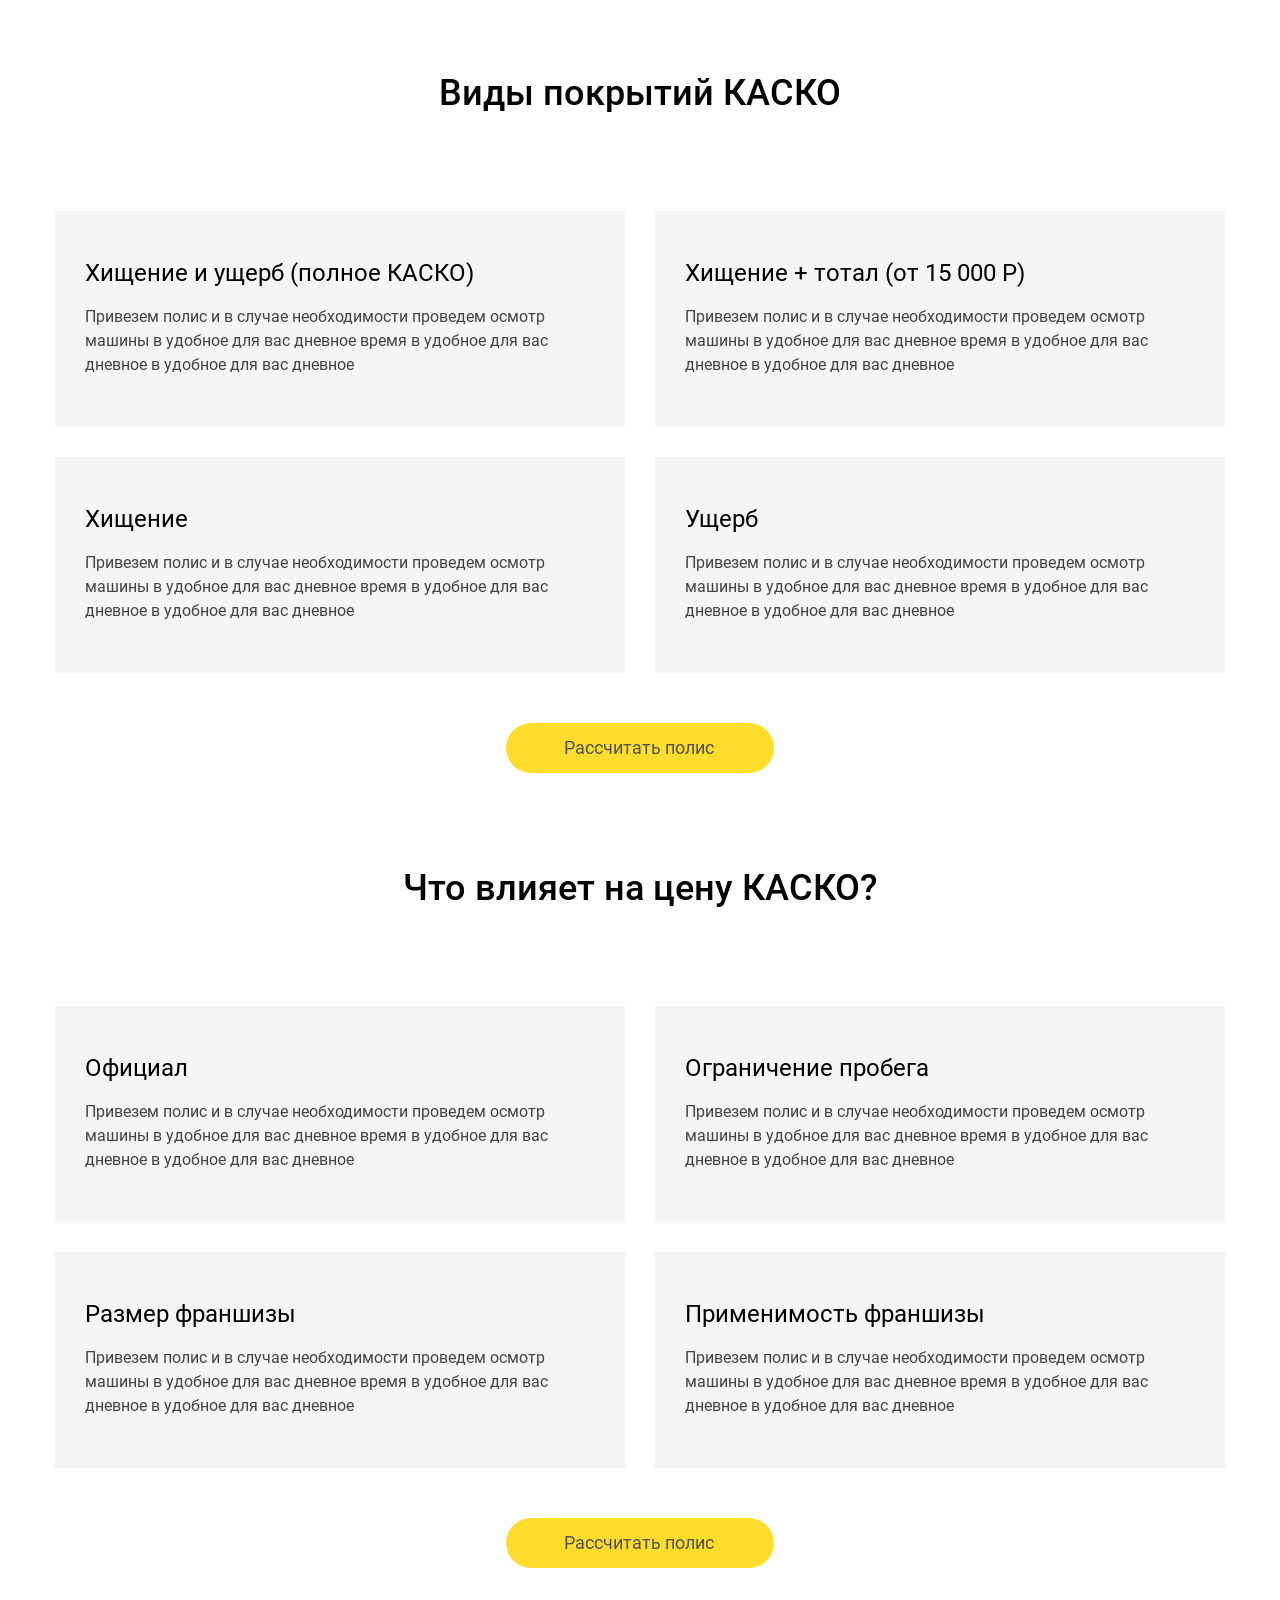
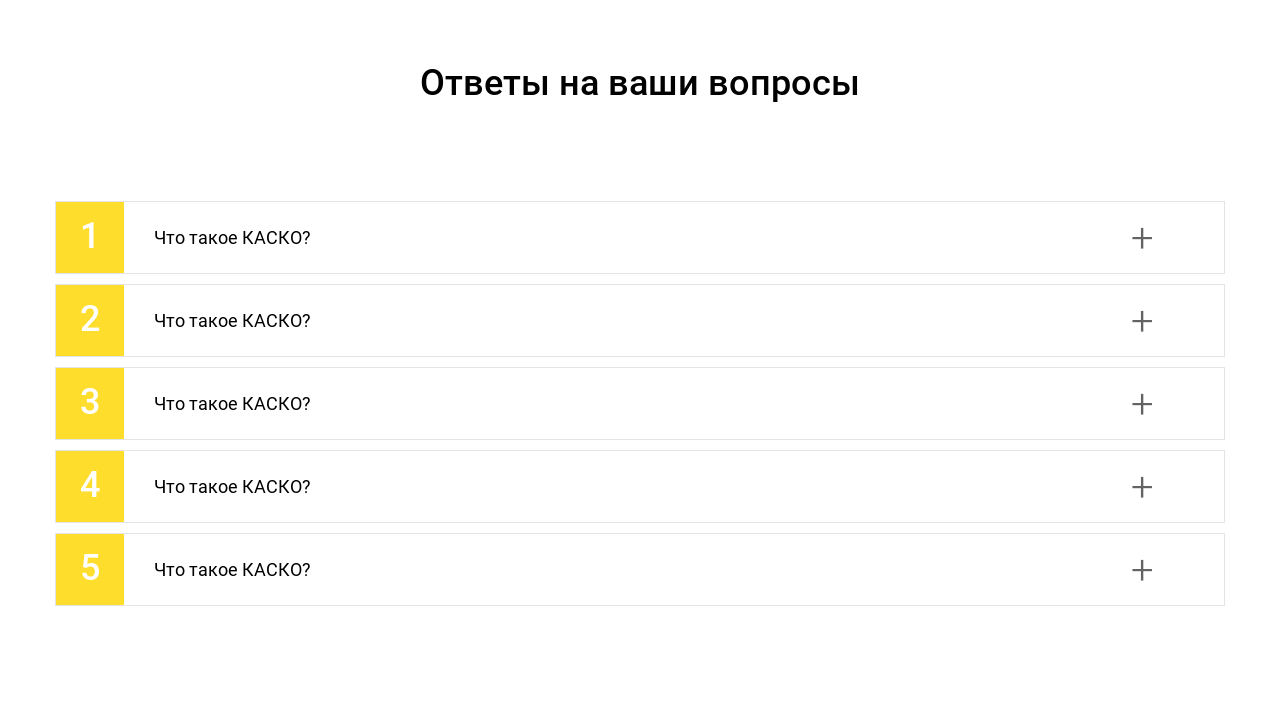
<file: casco/index.html>
<!doctype html>
<html lang="ru">
<head>
    <meta charset="UTF-8">
    <meta name="viewport"
          content="width=device-width, user-scalable=no, initial-scale=1.0, maximum-scale=1.0, minimum-scale=1.0">
    <meta http-equiv="X-UA-Compatible" content="ie=edge">
    <link rel="shortcut icon" href="favicon.ico" />
    <link rel="stylesheet" href="css/style.css" />
    <title>КАСКО</title>
</head>
<body>
<div class="wrapper">
    <header class="header">
        <div class="header__container">
            <h1 class="header__title visually-hidden">Виды покрытий КАСКО</h1>
        </div>
    </header>
    <main class="main">
        <section class="main__types-casco casco">
            <div class="casco__container">
                <h2 class="casco__title">Виды покрытий КАСКО</h2>
                <ul class="casco__items">
                    <li class="casco__item type-item">
                        <h3 class="type-item__title">Хищение и ущерб (полное КАСКО)</h3>
                        <div class="type-item__text">Привезем полис и в случае необходимости проведем осмотр машины в удобное для вас дневное время в удобное для вас дневное  в удобное для вас дневное </div>
                    </li>
                    <li class="casco__item type-item">
                        <h3 class="type-item__title">Хищение + тотал (от 15 000 Р)</h3>
                        <div class="type-item__text">Привезем полис и в случае необходимости проведем осмотр машины в удобное для вас дневное время в удобное для вас дневное  в удобное для вас дневное </div>
                    </li>
                    <li class="casco__item type-item">
                        <h3 class="type-item__title">Хищение</h3>
                        <div class="type-item__text">Привезем полис и в случае необходимости проведем осмотр машины в удобное для вас дневное время в удобное для вас дневное  в удобное для вас дневное </div>
                    </li>
                    <li class="casco__item type-item">
                        <h3 class="type-item__title">Ущерб</h3>
                        <div class="type-item__text">Привезем полис и в случае необходимости проведем осмотр машины в удобное для вас дневное время в удобное для вас дневное  в удобное для вас дневное </div>
                    </li>
                </ul>
                <button class="casco__button-calculation" type="button">Рассчитать полис</button>
            </div>
        </section>
        <section class="main__price-casco casco">
            <div class="casco__container">
                <h2 class="casco__title">Что влияет на цену КАСКО?</h2>
                <ul class="casco__items">
                    <li class="casco__item type-item">
                        <h3 class="type-item__title">Официал</h3>
                        <div class="type-item__text">Привезем полис и в случае необходимости проведем осмотр машины в удобное для вас дневное время в удобное для вас дневное  в удобное для вас дневное </div>
                    </li>
                    <li class="casco__item type-item">
                        <h3 class="type-item__title">Ограничение пробега</h3>
                        <div class="type-item__text">Привезем полис и в случае необходимости проведем осмотр машины в удобное для вас дневное время в удобное для вас дневное  в удобное для вас дневное </div>
                    </li>
                    <li class="casco__item type-item">
                        <h3 class="type-item__title">Размер франшизы</h3>
                        <div class="type-item__text">Привезем полис и в случае необходимости проведем осмотр машины в удобное для вас дневное время в удобное для вас дневное  в удобное для вас дневное </div>
                    </li>
                    <li class="casco__item type-item">
                        <h3 class="type-item__title">Применимость франшизы</h3>
                        <div class="type-item__text">Привезем полис и в случае необходимости проведем осмотр машины в удобное для вас дневное время в удобное для вас дневное  в удобное для вас дневное </div>
                    </li>
                </ul>
                <button class="casco__button-calculation" type="button">Рассчитать полис</button>
            </div>
        </section>
        <section class="main__answers answers">
            <div class="answers__container">
                <h2 class="answers__title">Ответы на ваши вопросы</h2>
                <div class="accordion">
                    <div class="accordion__item">
                        <div class="accordion__number answer-style">1</div>
                        <div class="accordion__answer answer-style">Ответ</div>
                        <div class="accordion__main">
                            <button type="button" class="accordion__header">
                                <span class="accordion__title">Что такое КАСКО?</span>
                                <span class="accordion__icon"></span>
                            </button>
                            <div class="accordion__body">Привезем полис и в случае необходимости проведем осмотр машины в удобное для вас дневное время в удобное для вас дневное  в удобное для вас дневное Привезем полис и в случае необходимости проведем осмотр машины в удобное для вас дневное время в удобное для вас дневное  в удобное для вас дневное Привезем полис и в случае необходимости проведем осмотр машины в удобное для вас дневное время в удобное для вас дневное  в удобное для вас дневное Привезем полис и в случае необходимости проведем осмотр машины в удобное для вас дневное время в удобное для вас дневное  в удобное для вас дневное </div>
                        </div>
                    </div>
                    <div class="accordion__item">
                        <div class="accordion__number answer-style">2</div>
                        <div class="accordion__answer answer-style">Ответ</div>
                        <div class="accordion__main">
                            <button type="button" class="accordion__header">
                                <span class="accordion__title">Что такое КАСКО?</span>
                                <span class="accordion__icon"></span>
                            </button>
                            <div class="accordion__body">Привезем полис и в случае необходимости проведем осмотр машины в удобное для вас дневное время в удобное для вас дневное  в удобное для вас дневное Привезем полис и в случае необходимости проведем осмотр машины в удобное для вас дневное время в удобное для вас дневное  в удобное для вас дневное Привезем полис и в случае необходимости проведем осмотр машины в удобное для вас дневное время в удобное для вас дневное  в удобное для вас дневное Привезем полис и в случае необходимости проведем осмотр машины в удобное для вас дневное время в удобное для вас дневное  в удобное для вас дневное </div>
                        </div>
                    </div>
                    <div class="accordion__item">
                        <div class="accordion__number answer-style">3</div>
                        <div class="accordion__answer answer-style">Ответ</div>
                        <div class="accordion__main">
                            <button type="button" class="accordion__header">
                                <span class="accordion__title">Что такое КАСКО?</span>
                                <span class="accordion__icon"></span>
                            </button>
                            <div class="accordion__body">Привезем полис и в случае необходимости проведем осмотр машины в удобное для вас дневное время в удобное для вас дневное  в удобное для вас дневное Привезем полис и в случае необходимости проведем осмотр машины в удобное для вас дневное время в удобное для вас дневное  в удобное для вас дневное Привезем полис и в случае необходимости проведем осмотр машины в удобное для вас дневное время в удобное для вас дневное  в удобное для вас дневное Привезем полис и в случае необходимости проведем осмотр машины в удобное для вас дневное время в удобное для вас дневное  в удобное для вас дневное </div>
                        </div>
                    </div>
                    <div class="accordion__item">
                        <div class="accordion__number answer-style">4</div>
                        <div class="accordion__answer answer-style">Ответ</div>
                        <div class="accordion__main">
                            <button type="button" class="accordion__header">
                                <span class="accordion__title">Что такое КАСКО?</span>
                                <span class="accordion__icon"></span>
                            </button>
                            <div class="accordion__body">Привезем полис и в случае необходимости проведем осмотр машины в удобное для вас дневное время в удобное для вас дневное  в удобное для вас дневное Привезем полис и в случае необходимости проведем осмотр машины в удобное для вас дневное время в удобное для вас дневное  в удобное для вас дневное Привезем полис и в случае необходимости проведем осмотр машины в удобное для вас дневное время в удобное для вас дневное  в удобное для вас дневное Привезем полис и в случае необходимости проведем осмотр машины в удобное для вас дневное время в удобное для вас дневное  в удобное для вас дневное </div>
                        </div>
                    </div>
                    <div class="accordion__item">
                        <div class="accordion__number answer-style">5</div>
                        <div class="accordion__answer answer-style">Ответ</div>
                        <div class="accordion__main">
                            <button type="button" class="accordion__header">
                                <span class="accordion__title">Что такое КАСКО?</span>
                                <span class="accordion__icon"></span>
                            </button>
                            <div class="accordion__body">Привезем полис и в случае необходимости проведем осмотр машины в удобное для вас дневное время в удобное для вас дневное  в удобное для вас дневное Привезем полис и в случае необходимости проведем осмотр машины в удобное для вас дневное время в удобное для вас дневное  в удобное для вас дневное Привезем полис и в случае необходимости проведем осмотр машины в удобное для вас дневное время в удобное для вас дневное  в удобное для вас дневное Привезем полис и в случае необходимости проведем осмотр машины в удобное для вас дневное время в удобное для вас дневное  в удобное для вас дневное </div>
                        </div>
                    </div>
                </div>
            </div>
        </section>
    </main>
    <footer class="footer">
        <div class="footer__container"></div>
    </footer>
</div>
<script src="js/script.js"></script>
</body>
</html>
</file>
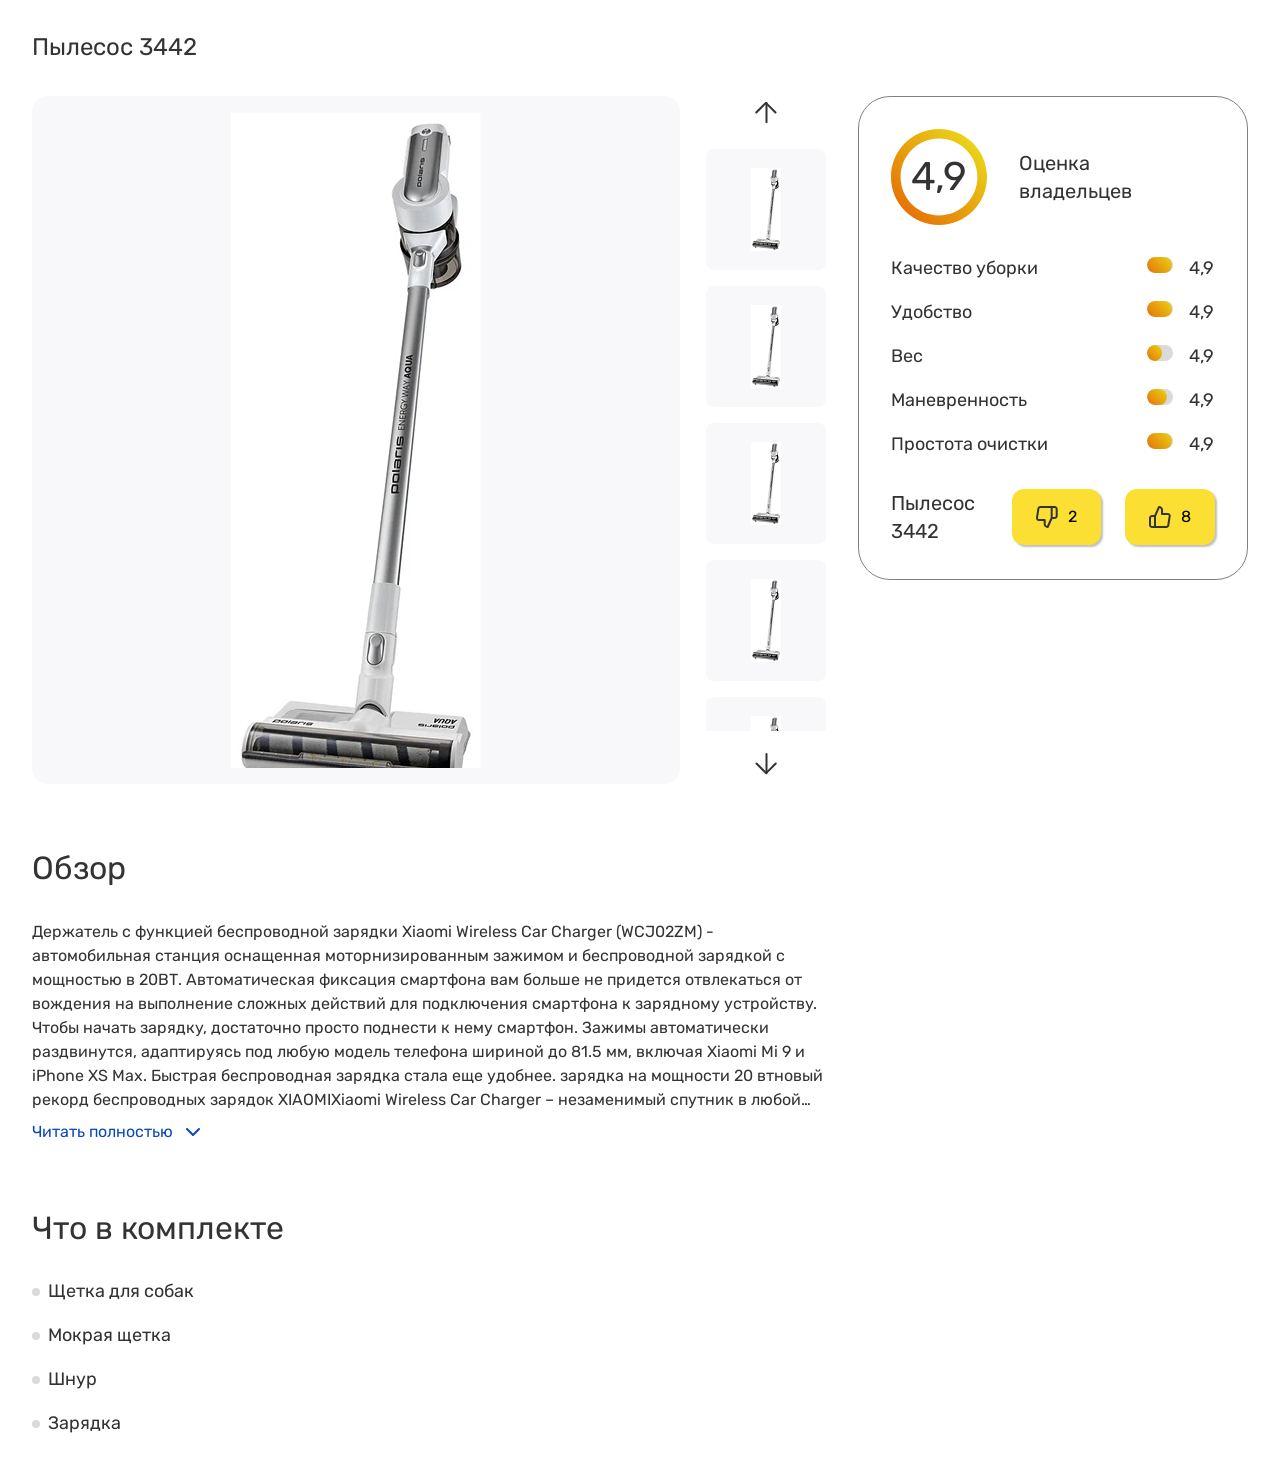
<file: hoover/index.html>
<!doctype html>
<html lang="ru">
<head>
    <meta charset="UTF-8">
    <meta name="viewport"
          content="width=device-width, user-scalable=no, initial-scale=1.0, maximum-scale=1.0, minimum-scale=1.0">
    <meta http-equiv="X-UA-Compatible" content="ie=edge">
    <link rel="shortcut icon" href="favicon.ico" />
    <link rel="stylesheet" href="css/style.css" />
    <title>Пылесос</title>
</head>
<body>
<div class="wrapper">
    <header class="header">
        <h1 class="header__title visually-hidden">Пылесос 3442</h1>
    </header>
    <main class="main">
        <div class="main__wrapper">
            <section class="main__score buy-score">
                <h2 class="buy-score__title">Пылесос 3442</h2>
                <div class="buy-score__body">
                    <div class="buy-score__image">
                        <div class="buy-score__img">
                            <img class="image-hoover" src="./img/hoover_big.png" alt="Hoover">
                        </div>
                        <div class="buy-score__slider slider">
                            <button type="button" class="slider__button slider__button_prev" aria-label="Прокрутить вверх">
                                <svg width="33" height="33" viewBox="0 0 33 33" fill="none" xmlns="http://www.w3.org/2000/svg">
                                    <path d="M16.5 26.125L16.5 6.875" stroke="#333333" stroke-width="2" stroke-linecap="round" stroke-linejoin="round" />
                                    <path d="M6.25 16.5L15.875 6.875L25.5 16.5" stroke="#333333" stroke-width="2" stroke-linecap="round" stroke-linejoin="round" />
                                </svg>
                            </button>
                            <div class="slider__viewport">
                                <div class="slider__track">
                                    <div class="slider__slide">
                                        <img class="slider__image" src="./img/hoover_small.png" alt="Пылесос 1">
                                    </div>
                                    <div class="slider__slide">
                                        <img class="slider__image" src="./img/hoover_small.png" alt="Пылесос 1">
                                    </div>
                                    <div class="slider__slide">
                                        <img class="slider__image" src="./img/hoover_small.png" alt="Пылесос 1">
                                    </div>
                                    <div class="slider__slide">
                                        <img class="slider__image" src="./img/hoover_small.png" alt="Пылесос 1">
                                    </div>
                                    <div class="slider__slide">
                                        <img class="slider__image" src="./img/hoover_small.png" alt="Пылесос 1">
                                    </div>
                                    <div class="slider__slide">
                                        <img class="slider__image" src="./img/hoover_small.png" alt="Пылесос 1">
                                    </div>
                                    <div class="slider__slide">
                                        <img class="slider__image" src="./img/hoover_small.png" alt="Пылесос 1">
                                    </div>
                                    <div class="slider__slide">
                                        <img class="slider__image" src="./img/hoover_small.png" alt="Пылесос 1">
                                    </div>
                                </div>
                            </div>
                            <button type="button" class="slider__button slider__button_next" aria-label="Прокрутить вниз">
                                <svg width="33" height="33" viewBox="0 0 33 33" fill="none" xmlns="http://www.w3.org/2000/svg">
                                    <path d="M16.5 6.875L16.5 26.125" stroke="#333333" stroke-width="2" stroke-linecap="round" stroke-linejoin="round" />
                                    <path d="M25.75 16.5L16.125 26.125L6.5 16.5" stroke="#333333" stroke-width="2" stroke-linecap="round" stroke-linejoin="round" />
                                </svg>
                            </button>
                        </div>
                    </div>
                    <div class="buy-score__score rating-card">
                        <div class="rating-card__summary">
                            <div class="rating-card__score">
                                <div class="rating-card__score-value">4,9</div>
                                <svg class="rating-card__score-ring" width="96" height="96" viewBox="0 0 96 96" fill="none" xmlns="http://www.w3.org/2000/svg">
                                    <path d="M96 48C96 74.5097 74.5097 96 48 96C21.4903 96 0 74.5097 0 48C0 21.4903 21.4903 0 48 0C74.5097 0 96 21.4903 96 48ZM9.6 48C9.6 69.2077 26.7923 86.4 48 86.4C69.2077 86.4 86.4 69.2077 86.4 48C86.4 26.7923 69.2077 9.6 48 9.6C26.7923 9.6 9.6 26.7923 9.6 48Z" fill="url(#paint0_linear_4_73)" />
                                    <defs>
                                        <linearGradient id="paint0_linear_4_73" x1="81" y1="13" x2="11" y2="82" gradientUnits="userSpaceOnUse">
                                            <stop stop-color="#E9D418" />
                                            <stop offset="1" stop-color="#E67105" />
                                        </linearGradient>
                                    </defs>
                                </svg>
                            </div>
                            <div class="rating-card__title">Оценка владельцев</div>
                        </div>
                        <ul class="rating-card__metrics">
                            <li class="rating-card__item">
                                <span class="rating-card__label">Качество уборки</span>
                                <div class="rating-card__progress">
                                    <div class="rating-card__bar-fill" style="width: 98%;"></div>
                                </div>
                                <span class="rating-card__value">4,9</span>
                            </li>
                            <li class="rating-card__item">
                                <span class="rating-card__label">Удобство</span>
                                <div class="rating-card__progress">
                                    <div class="rating-card__bar-fill" style="width: 98%;"></div>
                                </div>
                                <span class="rating-card__value">4,9</span>
                            </li>
                            <li class="rating-card__item">
                                <span class="rating-card__label">Вес</span>
                                <div class="rating-card__progress">
                                    <div class="rating-card__bar-fill" style="width: 58%;"></div>
                                </div>
                                <span class="rating-card__value">4,9</span>
                            </li>
                            <li class="rating-card__item">
                                <span class="rating-card__label">Маневренность</span>
                                <div class="rating-card__progress">
                                    <div class="rating-card__bar-fill" style="width: 78%;"></div>
                                </div>
                                <span class="rating-card__value">4,9</span>
                            </li>
                            <li class="rating-card__item">
                                <span class="rating-card__label">Простота очистки</span>
                                <div class="rating-card__progress">
                                    <div class="rating-card__bar-fill" style="width: 98%;"></div>
                                </div>
                                <span class="rating-card__value">4,9</span>
                            </li>
                        </ul>
                        <div class="rating-card__footer">
                            <div class="rating-card__product-name">Пылесос 3442</div>
                            <div class="rating-card__actions button-rating-card">
                                <button type="button" class="button-rating-card__dislike button-rating">
                                    <svg width="22" height="22" viewBox="0 0 22 22" fill="none" xmlns="http://www.w3.org/2000/svg">
                                        <path d="M15.6826 12.0001L11.6826 21.0001C10.887 21.0001 10.1239 20.6841 9.5613 20.1214C8.99869 19.5588 8.68262 18.7958 8.68262 18.0001L8.68262 14.0001L3.02262 14.0001C2.73271 14.0034 2.44555 13.9436 2.18105 13.8249C1.91654 13.7062 1.681 13.5314 1.49076 13.3126C1.30052 13.0938 1.16011 12.8363 1.07928 12.5579C0.998443 12.2794 0.979111 11.9868 1.02262 11.7001L2.40262 2.70012C2.47494 2.22322 2.71718 1.78851 3.08471 1.47611C3.45224 1.16372 3.92029 0.994668 4.40262 1.00012L15.6826 1.00012M15.6826 12.0001L15.6826 1.00012M15.6826 12.0001L18.6826 12.0001C19.2131 12.0001 19.7218 11.7894 20.0968 11.4143C20.4719 11.0393 20.6826 10.5306 20.6826 10.0001L20.6826 3.00012C20.6826 2.46969 20.4719 1.96098 20.0968 1.58591C19.7218 1.21084 19.2131 1.00012 18.6826 1.00012L15.6826 1.00012" stroke="#333333" stroke-width="2" stroke-linecap="round" stroke-linejoin="round" />
                                    </svg>
                                    <span class="button-rating-card__count">2</span>
                                </button>
                                <button type="button" class="button-rating-card__like button-rating">
                                    <svg width="22" height="22" viewBox="0 0 22 22" fill="none" xmlns="http://www.w3.org/2000/svg">
                                        <path d="M6 10L10 1C10.7956 1 11.5587 1.31607 12.1213 1.87868C12.6839 2.44129 13 3.20435 13 4V8H18.66C18.9499 7.99672 19.2371 8.0565 19.5016 8.17522C19.7661 8.29393 20.0016 8.46873 20.1919 8.68751C20.3821 8.90629 20.5225 9.16382 20.6033 9.44225C20.6842 9.72068 20.7035 10.0134 20.66 10.3L19.28 19.3C19.2077 19.7769 18.9654 20.2116 18.5979 20.524C18.2304 20.8364 17.7623 21.0055 17.28 21H6M6 10V21M6 10H3C2.46957 10 1.96086 10.2107 1.58579 10.5858C1.21071 10.9609 1 11.4696 1 12V19C1 19.5304 1.21071 20.0391 1.58579 20.4142C1.96086 20.7893 2.46957 21 3 21H6" stroke="#333333" stroke-width="2" stroke-linecap="round" stroke-linejoin="round" />
                                    </svg>
                                    <span class="button-rating-card__count">8</span>
                                </button>
                            </div>
                        </div>
                    </div>
                </div>
            </section>
            <section class="main__overview overview">
                <div class="overview__description description">
                    <h2 class="description__title title">Обзор</h2>
                    <div class="description__text" data-description-text>Держатель с функцией беcпроводной зарядки Xiaomi Wireless Car
                        Charger (WCJ02ZM) - автомобильная станция оснащенная моторнизированным зажимом и беспроводной
                        зарядкой с мощностью в 20ВТ. Автоматическая фиксация смартфона вам больше не придется отвлекаться
                        от вождения на выполнение сложных действий для подключения смартфона к зарядному устройству.
                        Чтобы начать зарядку, достаточно просто поднести к нему смартфон. Зажимы автоматически
                        раздвинутся, адаптируясь под любую модель телефона шириной до 81.5 мм, включая Xiaomi Mi 9
                        и iPhone XS Max. Быстрая беспроводная зарядка стала еще удобнее. зарядка на мощности 20
                        втновый рекорд беспроводных зарядок XIAOMIXiaomi Wireless Car Charger – незаменимый спутник
                        в любой поездке. Благодаря высокой отдаче мощности в 20 Вт устройство может восполнить заряд
                        Xiaomi Mi 9 с нуля до 45% всего за полчаса. Для полной зарядки аккумулятора понадобится 90
                        минут.​Надежное крепление смартфоназарядное устройство оснащено скрытыми инфракрасными
                        датчиками, которые заставляют зажимы автоматически раздвигаться при приближении к ним
                        смартфона. Надежное крепление выдержит резкое торможение, проезд по неровным дорогам и
                        через «лежачего полицейского». Бесступенчатая регулировка угла наклона позволяет найти
                        наиболее оптимальное положение установки телефона. зарядка И навигация без снятия
                        чехлазарядное устройство с функцией кронштейна для навигатора – что может быть удобнее?
                        Поставьте телефон на зарядку, настройте угол обзора и включите приложение с навигацией,
                        чтобы следить за дорогой. Расстояние реакции датчиков зарядки – 4 мм, поэтому можно
                        заряжать смартфон, не снимая чехла. Доехав до пункта назначения, нажмите боковую кнопку
                        зарядного устройства, чтобы забрать смартфон. функционал без ущерба красоте лицевая
                        поверхность зарядки выполнена из цельного 2.5D-стекла, которое повышает эффективность
                        системы теплоотведения смартфона. Подключение устройства к источнику питания и
                        готовность к работе обозначаются ярким синим индикатором в форме кольца, который
                        четко виден даже ночью. двухступенчатая система охлаждениязарядное устройство оснащено
                        вентилятором, который самостоятельно регулирует мощность подачи воздуха в зависимости
                        от температуры устройства. Встроенная металлическая опора быстро проводит тепло,
                        повышая скорость охлаждения. Двухступенчатая система охлаждения не допускает
                        чрезмерного нагревания смартфона во время зарядки на высокой мощности, так что смартфон
                        не запускает систему защиты от перегрева, которая снижает скорость зарядки. Кроме того,
                        устройство оснащено и другими видами защиты от сбоев в работе, включая короткое замыкание
                        и перенапряжение. деталиособенности Автоматическая фиксация смартфона - Чтобы начать зарядку,
                        достаточно просто поднести к нему смартфон. Зажимы автоматически раздвинутся, адаптируясь
                        под любую модель телефона шириной до 81.5 мм, включая Xiaomi Mi 9 и iPhone XS Max Мощность
                        зарядки в 20 ВТ - благодаря высокой отдаче мощности зарядное устройство способно
                    </div>
                    <button class="description__toggle" type="button" data-description-toggle aria-expanded="false">
                        <span class="description__toggle-text"  data-description-toggle-text>Читать полностью</span>
                        <svg class="description__toggle-icon" width="24" height="24" viewBox="0 0 24 24" fill="none" xmlns="http://www.w3.org/2000/svg">
                            <path d="M6 9L12 15L18 9" stroke="#0A48B8" stroke-width="2" stroke-linecap="round" stroke-linejoin="round" />
                        </svg>
                    </button>
                </div>
                <div class="overview__package contents-package">
                    <h2 class="contents-package__title title">Что в комплекте</h2>
                    <ul class="contents-package__items">
                        <li class="contents-package__item">Щетка для собак</li>
                        <li class="contents-package__item">Мокрая щетка</li>
                        <li class="contents-package__item">Шнур</li>
                        <li class="contents-package__item">Зарядка</li>
                    </ul>
                </div>
            </section>
        </div>
    </main>
    <footer class="footer">
        <div class="footer__container"></div>
    </footer>
</div>
<script src="js/script.js"></script>
</body>
</html>
</file>
<file: casco/css/style.css>
/* Обнуление стилей */

* {
    padding: 0;
    margin: 0;
    border: 0;
}

*,
*:before,
*:after {
    box-sizing: border-box;
}

ul li {
    list-style: none;
}

a {
    color: inherit;
}

a:link,
a:visited {
    text-decoration: none;
}

a:hover {
    text-decoration: none;
}

h1,
h2,
h3,
h4,
h5,
h6 {
    font-weight: inherit;
    font-size: inherit;
}

img {
    vertical-align: top;
}

body,
html {
    height: 100%;
}

input,
button,
textarea {
    font-size: inherit;
}

button {
    cursor: pointer;
    color: inherit;
    background-color: inherit;
}

/* Обнуление стилей */


:root {
    --main-color: #333;
    --accent-color: #007aff;
    --base-font-family: "Roboto", sans-serif;;
    --base-font-size: 16px;
    --button-font-size: 18px;
    --title-h2-font-size: 36px;
    --title-h3-font-size: 24px;
    --base-font-weight: 400;
    --title-h2-font-weight: 500;
    --choice-font-weight: 300;
    --base-color-text: #434343;
    --button-color-text: #525252;
    --title-h2-color-text: #000;
    --base-color-background: #fff;
    --card-color-background: #F5F5F6;
    --button-color-background: #ffdd2d;
    --border-color: #e4e4e4;
    --choice-color: #636363;

    --button-color-background-hover: #f5c400;
    --button-color-text-hover: #000000;
    --accordion-color-background-hover: #f7f7f7;
    --accordion-color-hover: #222;
    --accordion-color-background-active: #ececec;
    --color-outline-active: #999;
}

@font-face {
    font-family: "Roboto";
    src: url("../fonts/Roboto-Light.woff2") format("woff2"), url("../fonts/Roboto-Light.woff") format("woff");
    font-weight: 300;
    font-style: normal;
    font-display: swap;
}

@font-face {
    font-family: "Roboto";
    src: url("../fonts/Roboto-Regular.woff2") format("woff2"), url("../fonts/Roboto-Regular.woff") format("woff");
    font-weight: 400;
    font-style: normal;
    font-display: swap;
}

@font-face {
    font-family: "Roboto";
    src: url("../fonts/Roboto-Medium.woff2") format("woff2"), url("../fonts/Roboto-Medium.woff") format("woff");
    font-weight: 500;
    font-style: normal;
    font-display: swap;
}


input,
button,
textarea {
    font-family: var(--base-font-family), serif;
}


body {
    color: var(--base-color-text);
    line-height: 1;
    font-family: var(--base-font-family), serif;
    font-size: var(--base-font-size);
    font-weight: var(--base-font-weight);
    background-color: var(--base-color-background);
}
.header__title.visually-hidden {
    position: absolute;
    width: 1px;
    height: 1px;
    padding: 0;
    margin: -1px;
    overflow: hidden;
    clip: rect(0, 0, 0, 0);
    white-space: nowrap;
    border: 0;
}

.wrapper {
    max-width: 1920px;
    margin: 0 auto;
    background-color: #fff;
    min-height: 100%;
    display: flex;
    flex-direction: column;
    overflow-x: clip;
}

.wrapper > main {
    flex: 1 1 auto;
}

[class*=__container] {
    max-width: 1170px;
    margin: 0 auto;
}

@media (max-width: 1180px) {
    [class*=__container] {
        padding-left: 22px;
        padding-right: 22px;
    }
}

/* section class="main__types-casco */

.main:not(:last-child) {
    margin-bottom: 97px;
}

.casco:not(:last-child) {
    margin-bottom: 97px;
}

.main__types-casco {
    padding-top: 75px;
}

.casco__container {
    display: flex;
    align-items: center;
    justify-content: center;
    flex-direction: column;
}

.casco__title {
    font-size: clamp(var(--title-h3-font-size), 17px + 1.59vw, var(--title-h2-font-size));
    font-weight: var(--title-h2-font-weight);
    color: var(--title-h2-color-text);
}

.casco__title:not(:last-child) {
    margin-bottom: clamp(80px, 69px + 2.65vw, 100px);
}

.casco__items {
    display: flex;
    gap: 30px;
    flex-wrap: wrap;
}

.casco__items:not(:last-child) {
    margin-bottom: 50px;
}


.type-item {
    flex: 0 1 50%;
    width: 100%;
    max-width: clamp(370px, 260px + 26.46vw, 570px);
    padding: 50px 30px;
    background-color: var(--card-color-background);
}

.type-item__title {
    color: var(--title-h2-color-text);
    font-size: clamp(var(--button-font-size), 14px + 0.79vw, var(--title-h3-font-size));
}

.type-item__title:not(:last-child) {
    margin-bottom: 20px;
}

.type-item__text {
    color: var(--base-color-text);
    line-height: 150%;
}

.casco__button-calculation {
    display: flex;
    font-size: var(--button-font-size);
    color: var(--button-color-text);
    border-radius: 25px;
    padding: 14px 60px 15px 58px;
    background-color: var(--button-color-background);
    transition: all 0.3s ease 0s;
}

.casco__button-calculation:hover {
    color: var(--button-color-text-hover);
    background-color: var(--button-color-background-hover);
}

@media (max-width: 1180px) {
    .casco__items {
        align-items: center;
        justify-content: center;
    }
    .type-item {
        flex: 0 1 100%;
    }
}

/* section class="main__types-casco */

.answers__title {
    font-size: clamp(var(--title-h3-font-size), 17px + 1.59vw, var(--title-h2-font-size));
    font-weight: var(--title-h2-font-weight);
    color: var(--title-h2-color-text);
    text-align: center;
}

.answers__title:not(:last-child) {
    margin-bottom: clamp(80px, 69px + 2.65vw, 100px);
}

.accordion {
    display: flex;
    flex-direction: column;
}

.accordion:not(:last-child) {
    margin-bottom: 10px;
}

.accordion__item {
    display: flex;
    border: 1px solid var(--border-color);
}

.accordion__item:not(:last-child) {
    margin-bottom: 10px;
}

.accordion__answer {
    writing-mode: vertical-rl;
    transform: rotate(180deg);
    display: flex;
    align-items: center;
    justify-content: center;
}

.answer-style {
    font-weight: var(--title-h2-font-weight);
    font-size: var(--title-h2-font-size);
    line-height: 154%;
    text-align: center;
    color: var(--base-color-background);
    background-color: var(--button-color-background);
    padding: 7px 24px;
    max-width: 70px;
}

.accordion__header {
    display: flex;
    align-items: center;
    justify-content: space-between;
    padding: 12px 70px 12px 30px;
    width: 100%;
    //background-color: transparent;
}

.accordion__header:hover {
    background-color: var(--accordion-color-background-hover);
    color: var(--accordion-color-hover);
}

.accordion__header:active {
    background-color: var(--accordion-color-background-active);
}

.accordion__header:focus {
    outline: 2px solid transparent;
}

.accordion__header:focus-visible {
    outline: 2px solid var(--color-outline-active);
    outline-offset: -2px;
}

@media (max-width: 1180px) {
    .accordion__header {
        padding: 12px 20px 12px 20px;
    }

}

.accordion__body {
    color: var(--base-color-text);
    line-height: 150%;
    padding: 2px 70px 25px 30px;
}

.accordion__title {
    font-size: var(--button-font-size);
    color: var(--title-h2-color-text);
}

.accordion__icon {
    font-weight: var(--choice-font-weight);
    font-size: 40px;
    text-align: center;
    color: var(--choice-color);
}

.accordion__main {
    display: flex;
    flex-direction: column;
    flex: 1;
}

.accordion__item.active .accordion__icon::before {
    content: '−';
    display: inline-block;
    width: 24px;
    text-align: center;
}

.accordion__icon::before {
    content: '+';
}

.accordion__item.active .accordion__number {
    display: none;
}

.accordion__item.active .accordion__answer {
    display: flex;
}
.accordion__answer {
    display: none;
}

.accordion__body {
    display: none;
}

.accordion__item.active .accordion__body{
    display: flex;
}
</file>
<file: hoover/css/style.css>
/* Обнуление стилей */

* {
    padding: 0;
    margin: 0;
    border: 0;
}

*,
*:before,
*:after {
    box-sizing: border-box;
}

ul li {
    list-style: none;
}

a {
    color: inherit;
}

a:link,
a:visited {
    text-decoration: none;
}

a:hover {
    text-decoration: none;
}

h1,
h2,
h3,
h4,
h5,
h6 {
    font-weight: inherit;
    font-size: inherit;
}

img {
    vertical-align: top;
}

body,
html {
    height: 100%;
}

input,
button,
textarea {
    font-size: inherit;
}

button {
    cursor: pointer;
    color: inherit;
    background-color: inherit;
}

/* Обнуление стилей */


:root {
    --base-font-family: "Rubik", sans-serif;;
    --base-font-size: 16px;
    --base-color-background: #fff;
    --base-font-weight: 400;
    --base-color-text: #333;

    --block-color-background: #fff;
    --color-background: #f8f8fa;
    --yandex-color-background: #fbdf32;
    --title-h2-font-weight: 500;
    --title-h2-font-size: 24px;
    --title-h2-des-font-size: 32px;
    --title-score-font-size: 40px;
    --rate-font-size: 18px;
    --title-font-size: 20px;

    --link-color-text: #0a48b8;

    --black-300: #dadada;
    --black-500: #808080;
    --black: #000;

    --color-outline-active: #999;

}

@font-face {
    font-family: "Rubik";
    src: url("../fonts/Rubik-Regular.woff2") format("woff2"), url("../fonts/Rubik-Regular.woff") format("woff");
    font-weight: 400;
    font-style: normal;
    font-display: swap;
}

@font-face {
    font-family: "Roboto";
    src: url("../fonts/Rubik-Medium.woff2") format("woff2"), url("../fonts/Rubik-Medium.woff") format("woff");
    font-weight: 500;
    font-style: normal;
    font-display: swap;
}


input,
button,
textarea {
    font-family: var(--base-font-family), serif;
}


body {
    color: var(--base-color-text);
    line-height: 1;
    font-family: var(--base-font-family), serif;
    font-size: var(--base-font-size);
    font-weight: var(--base-font-weight);
    background-color: var(--base-color-background);
}

button:focus,
a:focus,
input:focus,
textarea:focus,
select:focus {
    outline: 2px solid transparent;
}

button:focus-visible,
a:focus-visible,
input:focus-visible,
textarea:focus-visible,
select:focus-visible {
    outline: 2px solid var(--color-outline-active);
    outline-offset: -2px;
}

.header__title.visually-hidden {
    position: absolute;
    width: 1px;
    height: 1px;
    padding: 0;
    margin: -1px;
    overflow: hidden;
    clip: rect(0, 0, 0, 0);
    white-space: nowrap;
    border: 0;
}

.wrapper {
    max-width: 1680px;
    margin: 0 auto;
    background-color: var(--base-color-background);
    min-height: 100%;
    display: flex;
    flex-direction: column;
    padding: 32px;
    border-radius: 32px;
}

.wrapper > main {
    flex: 1 1 auto;
}

.main__score:not(:last-child) {
    margin-bottom: 64px;
}

.buy-score__title {
    font-weight: var(--title-h2-font-weight);
    font-size: var(--title-h2-font-size);
    line-height: 133%;
    color: var(--base-color-text);
}

.buy-score__title:not(:last-child) {
    margin-bottom: 32px;
}

.buy-score__body {
    display: flex;
    gap: 32px;
}

.buy-score__image {
    display: flex;
    gap: 26px;
}

.buy-score__img {
    display: flex;
    align-items: center;
    justify-content: center;
    padding: 12px 199px;
    border-radius: 16px;
    background-color: var(--color-background);
}

.buy-score__slider {
    display: flex;
    flex-direction: column;
    align-items: center;
    gap: 16px;
}

.slider__slide {
    display: flex;
    align-items: center;
    justify-content: center;
    padding: 19px 45px;
    border-radius: 8px;
    background-color: var(--color-background);
}

.slider__track {
    display: flex;
    flex-direction: column;
    gap: 16px;
    transition: transform 0.3s ease;
    will-change: transform;
}

.slider__viewport {
    height: 582px;
    overflow: hidden;
}

.rating-card {
    display: flex;
    flex-direction: column;
    flex: 1;
    gap: 32px;
    padding: 32px;
    border: 1px solid var(--black-500);
    border-radius: 32px;
    max-width: 791px;
    max-height: 484px;
}

.rating-card__summary {
    display: flex;
}

.rating-card__score {
    display: grid;
    place-items: center;
    position: relative;
    width: 96px;
    height: 96px;
}

.rating-card__score-value,
.rating-card__score-ring {
    grid-area: 1 / 1;
}

.rating-card__score-value {
    z-index: 1;
    font-weight: var(--title-h2-font-weight);
    font-size: var(--title-score-font-size);
    line-height: 70%;
}

.rating-card__title {
    padding-top: 20px;
    padding-bottom: 20px;
    padding-left: 32px;
    font-weight: var(--title-h2-font-weight);
    font-size: 20px;
    line-height: 140%;
    max-width: 150px;
}


.rating-card__metrics {
    display: flex;
    flex-direction: column;
    gap: 20px;
    font-size: var(--rate-font-size);
}

.rating-card__item {
    display: flex;
    gap: 16px;
}

.rating-card__label {
    min-width: 240px;
    line-height: 133%;
}

.rating-card__progress {
    flex: 1;
    height: 16px;
    background-color: var(--black-300);
    border-radius: 100px;
    overflow: hidden;
}

.rating-card__bar-fill {
    height: 100%;
    width: 98%;
    border-radius: 100px;
    background: linear-gradient(225deg, #e9d418 0%, #e67105 100%);
}

.rating-card__value {
    min-width: 26px;
    line-height: 133%;
}

.rating-card__footer {
    display: flex;
    justify-content: space-between;
}

.rating-card__product-name {
    font-weight: var(--title-h2-font-weight);
    font-size: var(--title-font-size);
    line-height: 140%;
    color: var(--base-color-text);
}

.button-rating-card {
    display: flex;
    gap: 24px;
}

.button-rating {
    display: flex;
    align-items: center;
    gap: 10px;
    border-radius: 12px;
    box-shadow: 2px 2px 2px 0 rgba(0, 0, 0, 0.25);
    background: var(--yandex-color-background);
    padding: 16px 24px;
}

.button-rating-card__count {
    font-weight: var(--title-h2-font-weight);
    font-size: var(--base-font-size);
    line-height: 150%;
    color: var(--black);
}

.overview {
    max-width: 792px;
}

.description:not(:last-child) {
    margin-bottom: 64px;
}

.title {
    font-size: var(--title-h2-des-font-size);
    line-height: 125%;
    color: var(--base-color-text);
}

.title:not(:last-child) {
    margin-bottom: 32px;
}

.description__text {
    line-height: 150%;
}

.description__text:not(:last-child) {
    margin-bottom: 8px;
}

.contents-package__items{
    display: flex;
    flex-direction: column;
    gap: 20px;
    font-size: var(--rate-font-size);
    line-height: 133%;
}

.contents-package__item {
    position: relative;
    padding-left: 16px;
}

.contents-package__item::before {
    content: '';
    position: absolute;
    top: 8px;
    left: 0;
    width: 8px;
    height: 8px;
    border-radius: 100%;
    background-color: var(--black-300);
}

.description__toggle {
    display: inline-flex;
    align-items: center;
    gap: 8px;
    padding: 0;
    border: none;
    background-color: transparent;
    color: var(--link-color-text);
    cursor: pointer;
    font: inherit;
}

.description__toggle-icon {
    flex-shrink: 0;
    transition: transform 0.2s ease;
}

.description__toggle.is-expanded .description__toggle-icon {
    transform: rotate(180deg);
}

.description__text {
    display: -webkit-box;
    -webkit-box-orient: vertical;
    -webkit-line-clamp: 8;
    overflow: hidden;
    line-height: 150%;
}

.description__text.is-expanded {
    display: block;
}
</file>
